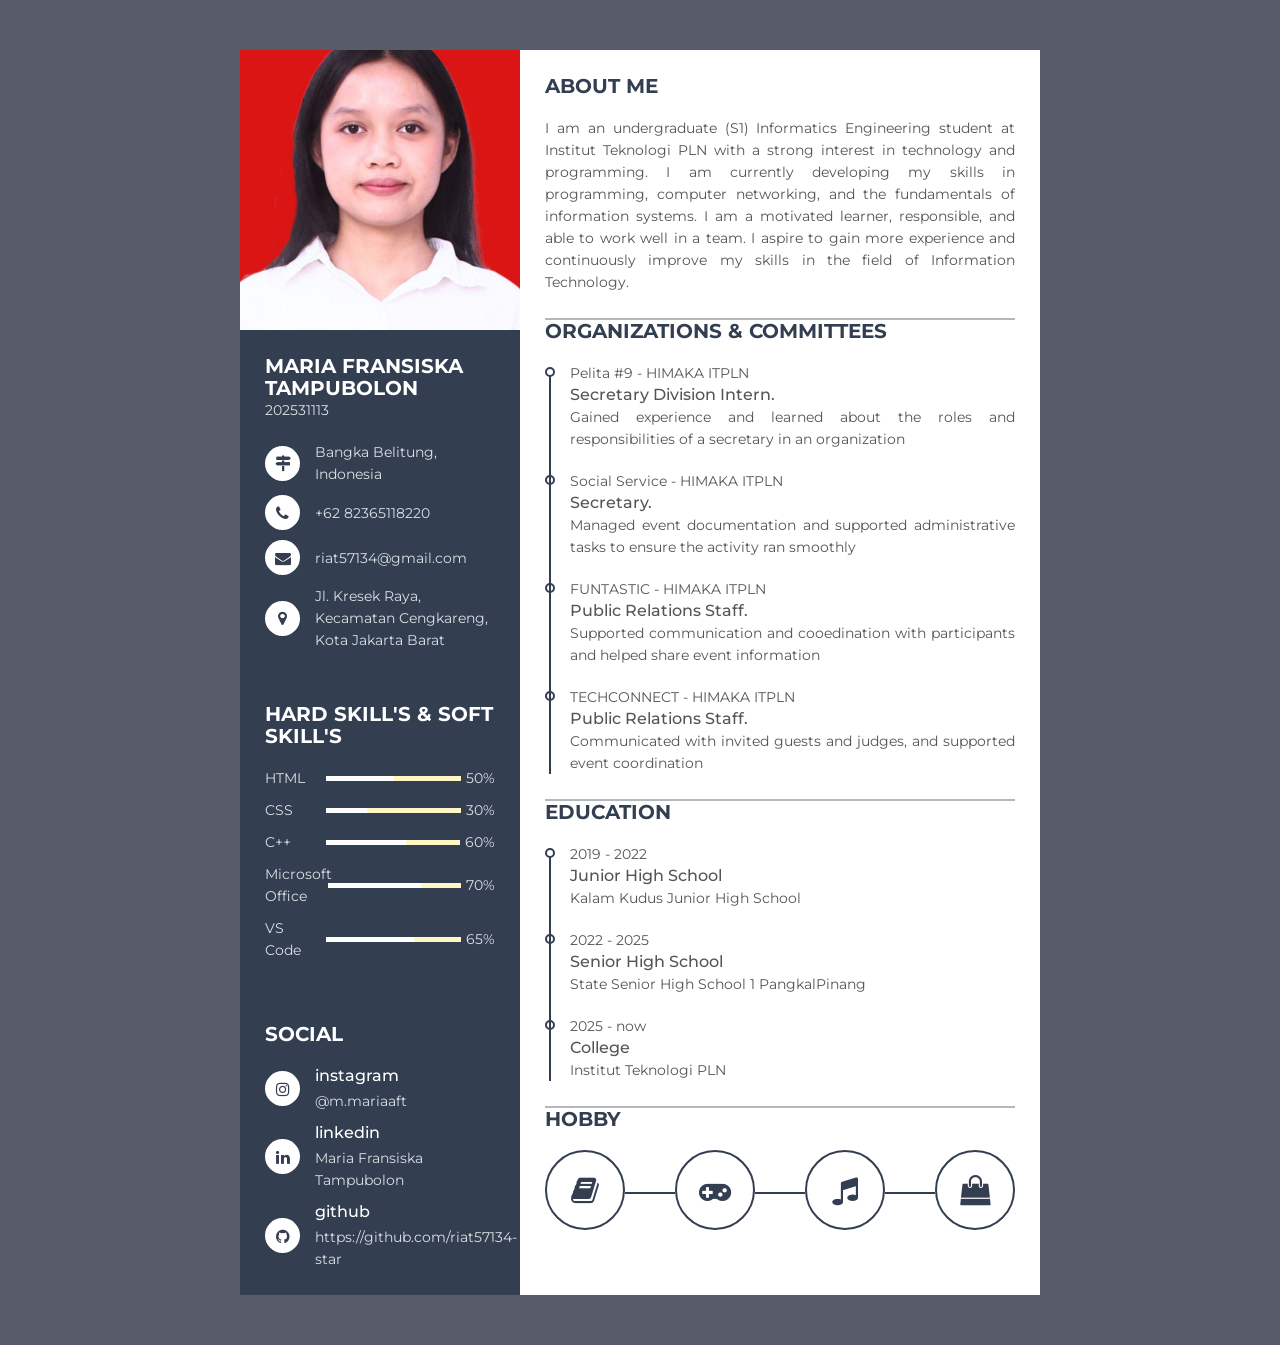
<file: index.html>
<!DOCTYPE html>
<html lang="en">

<head>
    <meta charset="UTF-8">
    <meta name="viewport" content="width=device-width, initial-scale=1.0">
    <title>Curriculum Vitae</title>

    <link rel="stylesheet" href="styles.css">
    <link rel="stylesheet"
        href="https://cdnjs.cloudflare.com/ajax/libs/font-awesome/4.7.0/css/font-awesome.min.css">
</head>

<body>

    <div class="container">

        <div class="box-left">

            <div class="profile">
                <img src="foto.jpeg" alt="">
            </div>

            <div class="content">

                <!-- profile -->
                <div class="resume-item">
                    <div class="title">
                        <p class="bold">Maria Fransiska Tampubolon</p>
                        <p class="regular">202531113</p>
                    </div>

                    <ul>
                        <li>
                            <div class="icon">
                                <i class="fa fa-map-signs"></i>
                            </div>
                            <div class="data">
                                Bangka Belitung, <br /> Indonesia
                            </div>
                        </li>

                        <li>
                            <div class="icon">
                                <i class="fa fa-phone"></i>
                            </div>
                            <div class="data">
                                +62 82365118220
                            </div>
                        </li>

                        <li>
                            <div class="icon">
                                <i class="fa fa-envelope"></i>
                            </div>
                            <div class="data">
                                riat57134@gmail.com
                            </div>
                        </li>

                        <li>
                            <div class="icon">
                                <i class="fa fa-map-marker"></i>
                            </div>
                            <div class="data">
                                Jl. Kresek Raya, Kecamatan Cengkareng, Kota Jakarta Barat
                            </div>
                        </li>
                    </ul>
                </div>

                <!-- skills -->
                <div class="resume-item resume-skills">
                    <div class="title">
                        <p class="bold">Hard Skill's & Soft Skill's</p>
                    </div>

                    <ul>
                        <li>
                            <div class="skill-name">HTML</div>
                            <div class="skill-progress">
                                <span style="width: 50%;"></span>
                            </div>
                            <div class="skill-percent">50%</div>
                        </li>

                        <li>
                            <div class="skill-name">CSS</div>
                            <div class="skill-progress">
                                <span style="width: 30%;"></span>
                            </div>
                            <div class="skill-percent">30%</div>
                        </li>

                        <li>
                            <div class="skill-name">C++</div>
                            <div class="skill-progress">
                                <span style="width: 60%;"></span>
                            </div>
                            <div class="skill-percent">60%</div>
                        </li>

                        <li>
                            <div class="skill-name">Microsoft Office</div>
                            <div class="skill-progress">
                                <span style="width: 70%;"></span>
                            </div>
                            <div class="skill-percent">70%</div>
                        </li>

                        <li>
                            <div class="skill-name">VS Code</div>
                            <div class="skill-progress">
                                <span style="width: 65%;"></span>
                            </div>
                            <div class="skill-percent">65%</div>
                        </li>
                    </ul>
                </div>

                <!-- social media -->
                <div class="resume-item resume-social">
                    <div class="title">
                        <p class="bold">social</p>
                    </div>

                    <ul>
                        <li>
                            <div class="icon">
                                <i class="fa fa-instagram"></i>
                            </div>
                            <div class="data">
                                <p class="semi-bold">instagram</p>
                                <p>@m.mariaaft</p>
                            </div>
                        </li>
                        <li>
                            <div class="icon">
                                <i class="fa fa-linkedin"></i>
                            </div>
                            <div class="data">
                                <p class="semi-bold">linkedin</p>
                                <p>Maria Fransiska Tampubolon</p>
                            </div>
                        </li>
                        <li>
                            <div class="icon">
                                <i class="fa fa-github"></i>
                            </div>
                            <div class="data">
                                <p class="semi-bold">github</p>
                                <p>https://github.com/riat57134-star</p>
                            </div>
                        </li>
                        
                    </ul>
                </div>

            </div>
        </div>

        <div class="box-right">

            <!-- about me -->
            <div class="resume-item">
                <div class="title">
                    <p class="bold">About me</p>
                </div>

                <p>
                    I am an undergraduate (S1) Informatics Engineering student at Institut Teknologi PLN with a strong interest in technology and programming. I am currently developing my skills in programming, computer networking, and the fundamentals of information systems. I am a motivated learner, responsible, and able to work well in a team. I aspire to gain more experience and continuously improve my skills in the field of Information Technology.
                </p>
            </div>

            <!--  -->
            <div class="resume-item resume-work">
                <div class="title">
                    <p class="bold">Organizations & Committees</p>
                </div>

                <ul>
                    <li>
                        <div class="date">Pelita #9 - HIMAKA ITPLN</div>
                        <div class="info">
                            <p class="semi-bold">
                                Secretary Division Intern.
                            </p>
                            <p>
                                Gained experience and learned about the roles and responsibilities of a secretary in an organization
                            </p>
                        </div>
                    </li>

                    <li>
                        <div class="date">Social Service - HIMAKA ITPLN</div>
                        <div class="info">
                            <p class="semi-bold">
                                Secretary.
                            </p>
                            <p>
                               Managed event documentation and supported administrative tasks to ensure the activity ran smoothly
                            </p>
                        </div>
                    </li>

                    <li>
                        <div class="date">FUNTASTIC - HIMAKA ITPLN</div>
                        <div class="info">
                            <p class="semi-bold">
                                Public Relations Staff.
                            </p>
                            <p>
                               Supported communication and cooedination with participants and helped share event information
                            </p>
                        </div>
                    </li>
                    <li>
                        <div class="date">TECHCONNECT - HIMAKA ITPLN</div>
                        <div class="info">
                            <p class="semi-bold">
                                Public Relations Staff.
                            </p>
                            <p>
                               Communicated with invited guests and judges, and supported event coordination
                            </p>
                        </div>
                    </li>
                </ul>
            </div>

            <!-- education -->
            <div class="resume-item resume-education">
                <div class="title">
                    <p class="bold">Education</p>
                </div>

                <ul>
                    <li>
                        <div class="date">2019 - 2022</div>
                        <div class="info">
                            <p class="semi-bold">Junior High School</p>
                            <p>
                                Kalam Kudus Junior High School
                            </p>
                        </div>
                    </li>

                    <li>
                        <div class="date">2022 - 2025</div>
                        <div class="info">
                            <p class="semi-bold">Senior High School</p>
                            <p>
                                State Senior High School 1 PangkalPinang
                            </p>
                        </div>
                    </li>

                    <li>
                        <div class="date">2025 - now</div>
                        <div class="info">
                            <p class="semi-bold">College</p>
                            <p>
                                Institut Teknologi PLN
                            </p>
                        </div>
                    </li>
                </ul>
            </div>

            <!-- hobby -->
            <div class="resume-item resume-hobby">
                <div class="title">
                    <p class="bold">Hobby</p>
                </div>

                <ul>
                    <li><i class="fa fa-book"></i></li>
                    <li><i class="fa fa-gamepad"></i></li>
                    <li><i class="fa fa-music"></i></li>
                    <li><i class="fa fa-shopping-bag"></i></li>
                </ul>
            </div>

        </div>

    </div>

</body>
</html>
</file>
<file: styles.css>
@import url("https://fonts.googleapis.com/css?family=Montserrat:400,500,700&display=swap");

/* Pengaturan dasar */
* {
    margin: 0;
    padding: 0;
    box-sizing: border-box;
    list-style: none;
    font-family: "Montserrat", sans-serif;
}

body {
    background-color: #585c68;
    font-size: 14px;
    line-height: 22px;
    color: #555555;
}

/* Container utama */
.container {
    width: 800px;
    height: auto;
    display: flex;
    margin: 50px auto;
}

/* Bagian kiri */
.container .box-left {
    width: 280px;
    background-color: #333e51;
}

.container .box-left .profile {
    width: 100%;
    height: 280px;
    background-color: #7a1e1e;
}

.container .box-left .profile img {
    width: 100%;
    height: 100%;
    object-fit: cover;
}

.container .box-left .content {
    padding: 0 25px;
}

.container .resume-item {
    padding: 25px 0;
    border-bottom: 2px solid #333e515e;
}

.container .title {
    margin-bottom: 20px;
}

.container .box-left .bold {
    color: #fff;
}

.container .box-left .regular {
    color: #d9e1e4;
}

.bold {
    font-weight: 700;
    font-size: 20px;
    text-transform: uppercase;
}

/* Daftar informasi di sebelah kiri */
.container .box-left ul li {
    display: flex;
    margin-bottom: 10px;
    align-items: center;
}

.container .box-left ul li:last-child {
    margin-bottom: 0;
}

.container .box-left ul li .icon {
    width: 35px;
    height: 35px;
    background-color: #fff;
    color: #353e4e;
    border-radius: 50%;
    margin-right: 15px;
    font-size: 16px;
    position: relative;
    display: flex;
    align-items: center;
    justify-content: center;
    flex-shrink: 0;
}

.container .box-left ul li .data {
    color: #d9e1e4;
}

/* Bagian skills */
.container .box-left .resume-skills ul li {
    display: flex;
    margin-bottom: 10px;
    color: #d9e1e4;
    justify-content: space-between;
    align-items: center;
}

.container .box-left .resume-skills ul li .skill-name {
    width: 25%;
}

.container .box-left .resume-skills ul li .skill-progress {
    width: 60%;
    margin: 0 5px;
    height: 5px;
    background-color: #fff5c5;
    position: relative;
}

.container .box-left .resume-skills ul li .skill-progress span {
    position: absolute;
    top: 0;
    left: 0;
    height: 100%;
    background-color: #fff;
}

.container .box-left .resume-skills ul li .skill-per {
    width: 15%;
}

/* Bagian sosial media */
.container .box-left .resume-social .semi-bold {
    color: #fff;
    margin-bottom: 3px;
}

.semi-bold {
    font-weight: 500;
    font-size: 16px;
}

/* Bagian kanan */
.container .box-right {
    width: 520px;
    background-color: #fff;
    padding: 25px;
}

/* Menghilangkan garis pada bagian terakhir */
.container .box-left .resume-item:last-child,
.container .box-right .resume-item:last-child {
    border-bottom: 0;
}

/* Judul bagian kanan */
.container .box-right .bold {
    color: #333e51;
}

/* Deskripsi bagian kanan */
.container .box-right .resume-item {
    padding: 0 0 25px 0;
    border-bottom: 2px solid #333e515e;
}

.container .box-right .resume-item p {
    text-align: justify;
}

/* Pengalaman kerja dan pendidikan */
.container .box-right .resume-work ul,
.container .box-right .resume-education ul {
    padding-left: 25px;
    overflow: hidden;
}

.container .box-right .resume-work ul li,
.container .box-right .resume-education ul li {
    position: relative;
    margin-bottom: 20px;
}

.container .box-right .resume-work ul li:last-child,
.container .box-right .resume-education ul li:last-child {
    margin-bottom: 0;
}

/* Titik pada garis timeline */
.container .box-right .resume-work ul li::before,
.container .box-right .resume-education ul li::before {
    content: "";
    position: absolute;
    top: 5px;
    left: -25px;
    width: 6px;
    height: 6px;
    border-radius: 50%;
    border: 2px solid #333e51;
}

/* Garis timeline */
.container .box-right .resume-work ul li::after,
.container .box-right .resume-education ul li::after {
    content: "";
    position: absolute;
    top: 14px;
    left: -21px;
    width: 2px;
    height: 115px;
    background-color: #333e51;
}

/* Ikon di bagian kanan */
.container .icon i,
.container .box-right .resume-hobby ul li i {
    position: absolute;
    top: 50%;
    left: 50%;
    transform: translate(-50%, -50%);
}

/* Bagian hobi */
.container .box-right .resume-hobby ul {
    display: flex;
    justify-content: space-between;
    flex-wrap: wrap;
    gap: 10px;
}

.container .box-right .resume-hobby ul li {
    width: 80px;
    height: 80px;
    border: 2px solid #333e51;
    border-radius: 50%;
    position: relative;
    color: #333e51;
    display: flex;
    align-items: center;
    justify-content: center;
    font-size: 30px;
}

.container .box-right .resume-hobby ul li::before {
    content: "";
    position: absolute;
    top: 40px;
    right: -52px;
    width: 50px;
    background-color: #333e51;
    height: 2px;
}

.container .resume-hobby ul li:last-child::before {
    display: none;
}

/* Tampilan untuk layar kecil */
@media screen and (max-width: 850px) {
    .container {
        width: 95%;
        margin: 20px auto;
    }

    .container .box-left {
        width: 35%;
    }

    .container .box-right {
        width: 65%;
    }
}

@media screen and (max-width: 600px) {
    .container {
        width: 100%;
        margin: 0;
        flex-direction: column;
    }

    .container .box-left,
    .container .box-right {
        width: 100%;
    }

    .container .box-left .profile {
        height: 280px;
    }

    .container .box-right {
        padding: 25px;
    }
}
</file>
